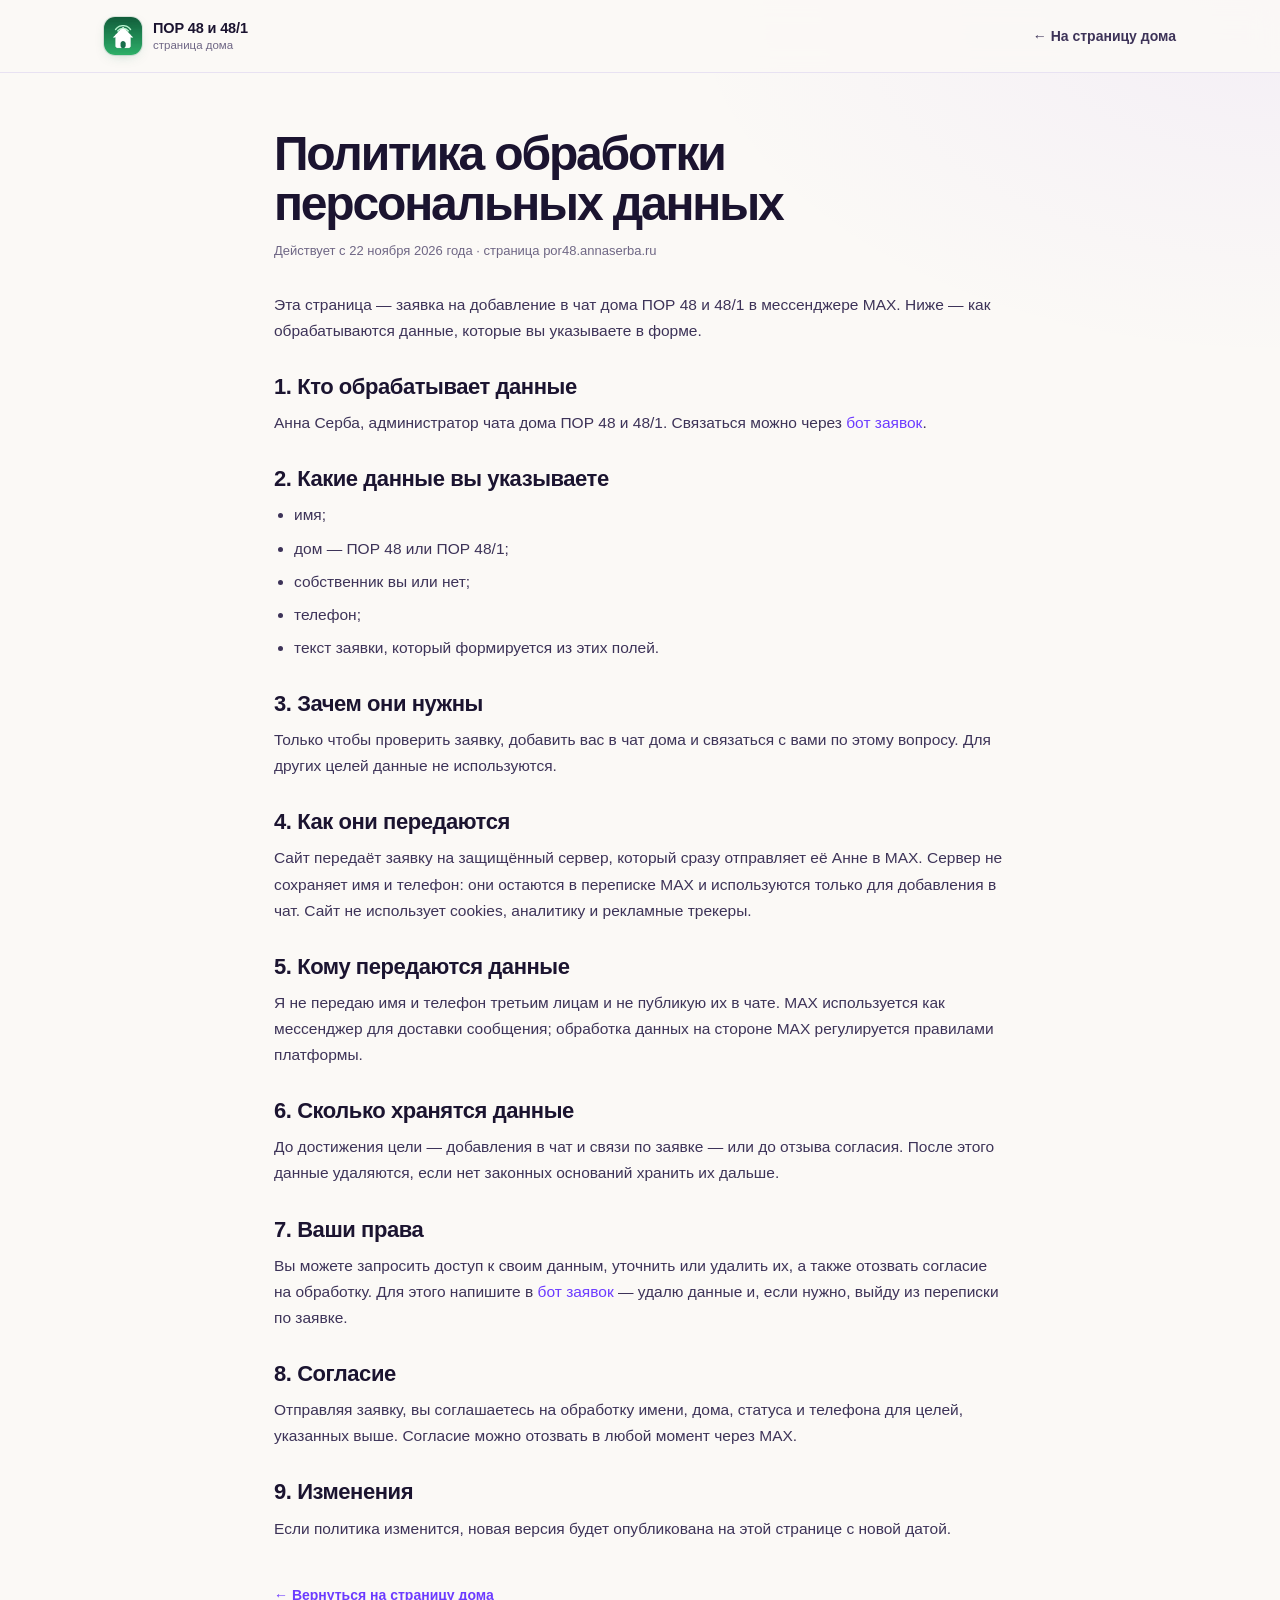
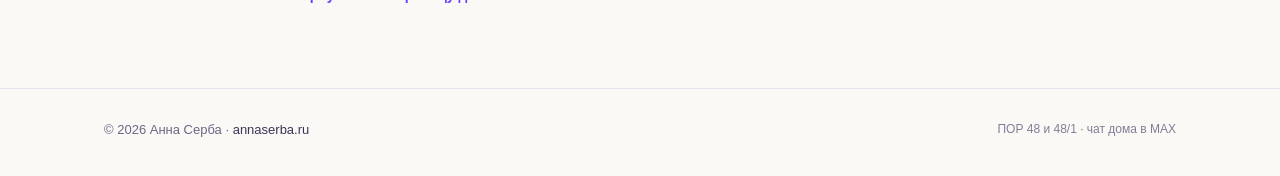
<file: privacy.html>
<!DOCTYPE html>
<html lang="ru">
<head>
<meta charset="utf-8">
<meta name="viewport" content="width=device-width, initial-scale=1">
<title>Политика обработки данных — ПОР 48 и 48/1</title>
<meta name="robots" content="noindex, follow">
<meta name="theme-color" content="#fbf9f6">
<link rel="canonical" href="http://por48.annaserba.ru/privacy.html">
<link rel="icon" href="favicon.svg" type="image/svg+xml">
<link rel="apple-touch-icon" href="avatar.jpg">
<link rel="stylesheet" href="styles.css">
<script src="config.js"></script>
</head>
<body>
<header class="top">
  <div class="shell top__in">
    <a class="brand" href="./">
      <img class="brand__img" src="avatar.jpg" alt="" width="38" height="38">
      <span class="brand__text">
        <b>ПОР 48 и 48/1</b>
        <small>страница дома</small>
      </span>
    </a>
    <a class="top__link" href="./">← На страницу дома</a>
  </div>
</header>

<main class="shell prose">
  <h1>Политика обработки персональных данных</h1>
  <p class="prose__meta">Действует с 22 ноября 2026 года · страница por48.annaserba.ru</p>

  <p>Эта страница — заявка на добавление в чат дома ПОР 48 и 48/1 в мессенджере MAX. Ниже — как обрабатываются данные, которые вы указываете в форме.</p>

  <h2>1. Кто обрабатывает данные</h2>
  <p>Анна Серба, администратор чата дома ПОР 48 и 48/1. Связаться можно через <a data-bot href="https://max.ru/se14972607_1_bot" target="_blank" rel="noopener">бот заявок</a>.</p>

  <h2>2. Какие данные вы указываете</h2>
  <ul>
    <li>имя;</li>
    <li>дом — ПОР 48 или ПОР 48/1;</li>
    <li>собственник вы или нет;</li>
    <li>телефон;</li>
    <li>текст заявки, который формируется из этих полей.</li>
  </ul>

  <h2>3. Зачем они нужны</h2>
  <p>Только чтобы проверить заявку, добавить вас в чат дома и связаться с вами по этому вопросу. Для других целей данные не используются.</p>

  <h2>4. Как они передаются</h2>
  <p>Сайт передаёт заявку на защищённый сервер, который сразу отправляет её Анне в MAX. Сервер не сохраняет имя и телефон: они остаются в переписке MAX и используются только для добавления в чат. Сайт не использует cookies, аналитику и рекламные трекеры.</p>

  <h2>5. Кому передаются данные</h2>
  <p>Я не передаю имя и телефон третьим лицам и не публикую их в чате. MAX используется как мессенджер для доставки сообщения; обработка данных на стороне MAX регулируется правилами платформы.</p>

  <h2>6. Сколько хранятся данные</h2>
  <p>До достижения цели — добавления в чат и связи по заявке — или до отзыва согласия. После этого данные удаляются, если нет законных оснований хранить их дальше.</p>

  <h2>7. Ваши права</h2>
  <p>Вы можете запросить доступ к своим данным, уточнить или удалить их, а также отозвать согласие на обработку. Для этого напишите в <a data-bot href="https://max.ru/se14972607_1_bot" target="_blank" rel="noopener">бот заявок</a> — удалю данные и, если нужно, выйду из переписки по заявке.</p>

  <h2>8. Согласие</h2>
  <p>Отправляя заявку, вы соглашаетесь на обработку имени, дома, статуса и телефона для целей, указанных выше. Согласие можно отозвать в любой момент через MAX.</p>

  <h2>9. Изменения</h2>
  <p>Если политика изменится, новая версия будет опубликована на этой странице с новой датой.</p>

  <a class="prose__back" href="./">← Вернуться на страницу дома</a>
</main>

<footer class="footer">
  <div class="shell footer__in">
    <p>© 2026 Анна Серба · <a href="https://annaserba.ru/">annaserba.ru</a></p>
    <p class="footer__muted">ПОР 48 и 48/1 · чат дома в MAX</p>
  </div>
</footer>
<script>
  (function () {
    var cfg = window.HOUSE_CONFIG || {};
    var bot = cfg.botUrl || 'https://max.ru/se14972607_1_bot';
    Array.prototype.forEach.call(document.querySelectorAll('[data-bot]'), function (a) { a.href = bot; });
  })();
</script>
</body>
</html>
</file>
<file: styles.css>
/* Страница дома ПОР 48 и 48/1 — por48.annaserba.ru */

:root {
  --bg: #fbf9f6;
  --bg-2: #f7f3ff;
  --paper: #ffffff;
  --ink: #1b1430;
  --ink-2: #3d3358;
  --muted: #6f6785;
  --line: #e8e2f2;
  --line-strong: #d8cfea;
  --violet: #6c3bff;
  --violet-deep: #5b2be0;
  --blue: #007aff;
  --cyan: #43d6ff;
  --green: #146c47;
  --red: #d63c5e;
  --grad: linear-gradient(100deg, #43d6ff 0%, #5a8cff 34%, #8f3fff 68%, #c04bff 100%);
  --grad-btn: linear-gradient(135deg, #7c42fa 0%, #5b2be0 55%, #471aff 100%);
  --shadow-sm: 0 1px 2px rgba(35, 20, 70, .05);
  --shadow-md: 0 34px 70px -38px rgba(48, 22, 110, .38);
  --shell: 1120px;
  --r: 18px;
  color-scheme: light;
}

* { box-sizing: border-box; }

[hidden] { display: none !important; }

html { scroll-behavior: smooth; }

body {
  margin: 0;
  background:
    radial-gradient(1000px 600px at 100% 0%, rgba(124, 66, 250, .06), transparent 60%),
    var(--bg);
  color: var(--ink);
  font: 16px/1.62 -apple-system, BlinkMacSystemFont, "Segoe UI", Roboto, "Helvetica Neue", Arial, sans-serif;
  -webkit-font-smoothing: antialiased;
  text-rendering: optimizeLegibility;
}

img { max-width: 100%; display: block; }

a { color: var(--violet); text-decoration: none; }
a:hover { text-decoration: underline; }

button { font: inherit; }

h1, h2, h3, p { margin: 0; }

::selection { background: rgba(124, 66, 250, .18); }

.shell {
  width: 100%;
  max-width: var(--shell);
  margin: 0 auto;
  padding: 0 24px;
}

.skip {
  position: absolute;
  left: 16px;
  top: -60px;
  z-index: 100;
  padding: 10px 16px;
  border: 1px solid var(--line);
  border-radius: 10px;
  background: var(--paper);
  color: var(--ink);
  font-weight: 600;
  box-shadow: var(--shadow-md);
}
.skip:focus { top: 16px; }

/* ---------- Кнопки ---------- */

.btn {
  display: inline-flex;
  align-items: center;
  justify-content: center;
  gap: 8px;
  min-height: 46px;
  padding: 11px 20px;
  border: 1px solid transparent;
  border-radius: 999px;
  font-size: 15px;
  font-weight: 650;
  line-height: 1.2;
  letter-spacing: -.01em;
  text-decoration: none;
  cursor: pointer;
  transition: background .16s ease, border-color .16s ease, color .16s ease, transform .16s ease, box-shadow .16s ease, filter .16s ease;
}
.btn:hover { text-decoration: none; transform: translateY(-1px); }
.btn:active { transform: translateY(0); }

.btn--grad {
  background: var(--grad-btn);
  border-color: transparent;
  color: #fff;
  box-shadow: 0 14px 30px -16px rgba(108, 59, 255, .85), inset 0 1px 0 rgba(255, 255, 255, .22);
}
.btn--grad:hover { filter: brightness(1.07); box-shadow: 0 18px 38px -16px rgba(108, 59, 255, .95), inset 0 1px 0 rgba(255, 255, 255, .25); }

.btn--ghost {
  background: var(--paper);
  border-color: var(--line-strong);
  color: var(--ink);
}
.btn--ghost:hover { border-color: var(--violet); color: var(--violet); }

.btn--sm { min-height: 38px; padding: 8px 14px; font-size: 13.5px; }
.btn--xl { min-height: 56px; padding: 16px 24px; font-size: 17px; }
.btn--block { width: 100%; }

.btn:focus-visible,
.choice:focus-within,
summary:focus-visible,
input:focus-visible,
a:focus-visible {
  outline: 3px solid rgba(108, 59, 255, .28);
  outline-offset: 2px;
}

/* ---------- Шапка ---------- */

.top {
  position: sticky;
  top: 0;
  z-index: 50;
  border-bottom: 1px solid var(--line);
  background: rgba(251, 249, 246, .88);
  backdrop-filter: blur(14px);
}

.top__in {
  display: flex;
  align-items: center;
  justify-content: space-between;
  gap: 20px;
  min-height: 72px;
}

.brand {
  display: inline-flex;
  align-items: center;
  gap: 11px;
  color: var(--ink);
  text-decoration: none;
  flex: 0 0 auto;
}
.brand:hover { text-decoration: none; }
.brand__img {
  width: 38px;
  height: 38px;
  border-radius: 11px;
  box-shadow: 0 0 0 1px rgba(20, 108, 71, .14), 0 4px 14px -6px rgba(20, 108, 71, .35);
}
.brand__text { display: flex; flex-direction: column; line-height: 1.15; }
.brand__text b { font-size: 14.5px; letter-spacing: -.01em; }
.brand__text small { color: var(--muted); font-size: 11.5px; margin-top: 3px; }

.top__actions { display: flex; align-items: center; gap: 20px; }
.top__link {
  color: var(--ink-2);
  font-size: 14px;
  font-weight: 550;
  text-decoration: none;
}
.top__link:hover { color: var(--violet); text-decoration: none; }

/* ---------- Герой ---------- */

.hero {
  position: relative;
  overflow: hidden;
  padding: 54px 0 92px;
  background:
    radial-gradient(900px 520px at 6% 0%, rgba(124, 66, 250, .15), transparent 62%),
    radial-gradient(760px 520px at 100% 12%, rgba(0, 122, 255, .12), transparent 62%),
    linear-gradient(180deg, #fbf9f6 0%, #f8f4ff 72%, #fbf9f6 100%);
}

.hero::before {
  content: "";
  position: absolute;
  inset: 0;
  background-image: radial-gradient(rgba(108, 59, 255, .13) 1px, transparent 1px);
  background-size: 22px 22px;
  mask-image: radial-gradient(700px 480px at 20% 20%, #000, transparent 76%);
  pointer-events: none;
}

.hero__grid {
  position: relative;
  z-index: 1;
  display: grid;
  grid-template-columns: minmax(0, 1fr) 470px;
  gap: 64px;
  align-items: start;
}

.hero__copy { max-width: 610px; padding-top: 26px; }

.eyebrow {
  display: inline-flex;
  align-items: center;
  gap: 8px;
  margin: 0 0 18px;
  color: var(--violet);
  font-size: 12px;
  font-weight: 750;
  letter-spacing: .14em;
  text-transform: uppercase;
}
.dot {
  width: 7px;
  height: 7px;
  border-radius: 50%;
  background: var(--grad);
  box-shadow: 0 0 0 4px rgba(108, 59, 255, .1);
}

h1 {
  margin: 0;
  font-size: clamp(42px, 5.6vw, 66px);
  line-height: 1.0;
  font-weight: 800;
  letter-spacing: -.045em;
  color: var(--ink);
}
h1 em {
  font-style: normal;
  background: var(--grad);
  -webkit-background-clip: text;
  background-clip: text;
  color: transparent;
}

.lead {
  max-width: 560px;
  margin-top: 22px;
  color: var(--muted);
  font-size: 18px;
  line-height: 1.62;
}
.lead--small { margin-top: 12px; font-size: 16.5px; }

.person {
  display: flex;
  align-items: center;
  gap: 12px;
  max-width: 430px;
  margin-top: 28px;
  padding: 12px 14px;
  border: 1px solid var(--line);
  border-radius: 16px;
  background: var(--paper);
  box-shadow: var(--shadow-sm);
}
.person__ava {
  display: grid;
  place-items: center;
  flex: 0 0 auto;
  width: 42px;
  height: 42px;
  border-radius: 50%;
  background: var(--grad);
  color: #fff;
  font-size: 17px;
  font-weight: 750;
  box-shadow: 0 6px 16px -8px rgba(108, 59, 255, .7);
}
.person__text { display: flex; flex-direction: column; line-height: 1.25; min-width: 0; }
.person__text b { font-size: 15px; }
.person__text span { color: var(--muted); font-size: 12.5px; margin-top: 2px; }
.person__link { margin-left: auto; flex: 0 0 auto; font-size: 13px; font-weight: 650; color: var(--violet); }

.trust {
  display: flex;
  flex-wrap: wrap;
  gap: 8px;
  margin: 20px 0 0;
  padding: 0;
  list-style: none;
}
.trust li {
  padding: 7px 11px;
  border: 1px solid var(--line);
  border-radius: 999px;
  background: rgba(255, 255, 255, .7);
  color: var(--muted);
  font-size: 12.5px;
  font-weight: 550;
}
.hero__cta { display: none; margin-top: 18px; }
#join { scroll-margin-top: 94px; }
@media (max-width: 1060px) { .hero__cta { display: inline-flex; } }

/* ---------- Форма ---------- */

.form-card {
  position: relative;
  padding: 30px;
  border: 1px solid var(--line);
  border-radius: 26px;
  background: var(--paper);
  box-shadow: var(--shadow-md);
}
.form-card::before {
  content: "";
  position: absolute;
  top: 0;
  left: 26px;
  right: 26px;
  height: 3px;
  border-radius: 0 0 4px 4px;
  background: var(--grad);
}

.kicker {
  display: inline-flex;
  align-items: center;
  gap: 9px;
  margin: 0 0 12px;
  color: var(--violet);
  font-size: 11.5px;
  font-weight: 750;
  letter-spacing: .14em;
  text-transform: uppercase;
}
.kicker::before {
  content: "";
  width: 18px;
  height: 2px;
  border-radius: 2px;
  background: var(--grad);
}

.form-card__head h2 {
  margin: 0;
  font-size: 30px;
  line-height: 1.1;
  font-weight: 780;
  letter-spacing: -.035em;
}
.form-card__lead { margin-top: 7px; color: var(--muted); font-size: 14px; line-height: 1.5; }

.form { display: grid; gap: 16px; margin-top: 22px; }

.field { display: flex; flex-direction: column; gap: 7px; min-width: 0; }
fieldset.field { margin: 0; padding: 0; border: 0; }

.field__label {
  color: var(--ink-2);
  font-size: 13px;
  font-weight: 650;
  letter-spacing: -.005em;
}

.input {
  width: 100%;
  height: 50px;
  padding: 0 14px;
  border: 1px solid var(--line-strong);
  border-radius: 12px;
  background: #fbfaff;
  color: var(--ink);
  font: inherit;
  font-size: 16px;
  transition: border-color .15s ease, box-shadow .15s ease, background .15s ease;
}
.input::placeholder { color: #a69db9; }
.input:hover { border-color: #c9bde1; }
.input:focus {
  outline: none;
  border-color: var(--violet);
  background: #fff;
  box-shadow: 0 0 0 3px rgba(108, 59, 255, .12);
}

.choices { display: grid; grid-template-columns: 1fr 1fr; gap: 8px; }

.choice {
  position: relative;
  display: flex;
  align-items: center;
  gap: 8px;
  min-height: 46px;
  padding: 10px 12px;
  border: 1px solid var(--line-strong);
  border-radius: 12px;
  background: #fbfaff;
  color: var(--ink-2);
  font-size: 13.5px;
  font-weight: 550;
  line-height: 1.25;
  cursor: pointer;
  transition: border-color .15s ease, background .15s ease, box-shadow .15s ease;
}
.choice:hover { border-color: #c9bde1; }
.choice input {
  position: absolute;
  width: 1px;
  height: 1px;
  margin: -1px;
  padding: 0;
  overflow: hidden;
  clip: rect(0 0 0 0);
  white-space: nowrap;
  border: 0;
}
.choice__dot {
  flex: 0 0 auto;
  width: 16px;
  height: 16px;
  border: 1.5px solid #c9bde1;
  border-radius: 50%;
  background: #fff;
  transition: border-color .15s ease, background .15s ease, box-shadow .15s ease;
}
.choice:has(input:checked),
.choice.is-checked {
  border-color: var(--violet);
  background: #f4efff;
  color: var(--ink);
  box-shadow: 0 0 0 3px rgba(108, 59, 255, .08);
}
.choice:has(input:checked) .choice__dot,
.choice.is-checked .choice__dot {
  border-color: var(--violet);
  background: var(--violet);
  box-shadow: inset 0 0 0 3px #fff;
}

.field__hint { color: var(--muted); font-size: 11.5px; line-height: 1.4; }
.field__error {
  display: none;
  color: var(--red);
  font-size: 12px;
  line-height: 1.4;
}
.field.has-error .field__error { display: block; }
.field.has-error .input,
.field.has-error .choice { border-color: var(--red); }
.field.has-error .input:focus { box-shadow: 0 0 0 3px rgba(214, 60, 94, .12); }
.consent.has-error .field__error { display: block; }
.consent.has-error .consent__check { color: var(--red); }

.consent { display: flex; flex-wrap: wrap; align-items: center; gap: 6px 10px; }
.consent__check {
  display: inline-flex;
  align-items: flex-start;
  gap: 9px;
  color: var(--ink-2);
  font-size: 12.5px;
  line-height: 1.45;
  cursor: pointer;
}
.consent__check input {
  flex: 0 0 auto;
  width: 17px;
  height: 17px;
  margin: 2px 0 0;
  accent-color: var(--violet);
  cursor: pointer;
}
.consent__link { font-size: 12px; color: var(--violet); text-decoration: underline; text-decoration-color: rgba(108, 59, 255, .35); }
.consent .field__error { flex-basis: 100%; }

.form .btn--xl { margin-top: 2px; }
.form__note { color: var(--muted); font-size: 11.5px; line-height: 1.45; text-align: center; }
.form__error {
  padding: 10px 12px;
  border: 1px solid rgba(214, 60, 94, .28);
  border-radius: 10px;
  background: rgba(214, 60, 94, .06);
  color: var(--red);
  font-size: 13px;
  line-height: 1.45;
}
.btn[disabled] { opacity: .65; cursor: wait; transform: none; }

/* Успех */
.success { padding: 6px 0 2px; text-align: center; }
.success__icon {
  display: grid;
  place-items: center;
  width: 54px;
  height: 54px;
  margin: 0 auto 14px;
  border-radius: 50%;
  background: #e6f7ee;
  color: var(--green);
}
.success__icon svg { width: 25px; height: 25px; }
.success h2 { margin: 0; font-size: 26px; letter-spacing: -.03em; outline: none; }
.success > p { max-width: 380px; margin: 9px auto 0; color: var(--muted); font-size: 13.5px; line-height: 1.55; }
.success__actions { display: grid; gap: 8px; margin-top: 18px; }
.success__message {
  margin: 18px 0 0;
  padding: 14px;
  border: 1px solid var(--line);
  border-radius: 12px;
  background: #fbfaff;
  color: var(--ink-2);
  font: 12px/1.55 ui-monospace, SFMono-Regular, Menlo, Consolas, monospace;
  text-align: left;
  white-space: pre-wrap;
  word-break: break-word;
  max-height: 210px;
  overflow: auto;
}
.link {
  margin-top: 16px;
  padding: 0;
  border: 0;
  background: none;
  color: var(--violet);
  font: inherit;
  font-size: 13px;
  font-weight: 600;
  text-decoration: underline;
  text-decoration-color: rgba(108, 59, 255, .3);
  cursor: pointer;
}

/* ---------- Секции ---------- */

.section { padding: 78px 0; }

.sec-head { max-width: 700px; margin-bottom: 36px; }
.sec-head h2 { margin-bottom: 12px; }
.sec-head__lead { max-width: 560px; color: var(--muted); font-size: 16.5px; }

h2 {
  font-size: clamp(30px, 4vw, 44px);
  line-height: 1.07;
  font-weight: 780;
  letter-spacing: -.04em;
  color: var(--ink);
  text-wrap: balance;
}

.grid4 {
  display: grid;
  grid-template-columns: repeat(4, 1fr);
  gap: 14px;
}
.card {
  padding: 22px 20px 24px;
  border: 1px solid var(--line);
  border-radius: var(--r);
  background: var(--paper);
  box-shadow: var(--shadow-sm);
  transition: border-color .2s ease, transform .2s ease, box-shadow .2s ease;
}
.card:hover { border-color: #d2c5ec; transform: translateY(-2px); box-shadow: 0 18px 36px -24px rgba(48, 22, 110, .28); }
.card__ico {
  display: grid;
  place-items: center;
  width: 42px;
  height: 42px;
  margin-bottom: 15px;
  border: 1px solid rgba(108, 59, 255, .18);
  border-radius: 13px;
  background: #f4efff;
  color: var(--violet);
}
.card__ico svg { width: 21px; height: 21px; }
.card h3 { margin-bottom: 7px; font-size: 17px; font-weight: 700; letter-spacing: -.02em; }
.card p { color: var(--muted); font-size: 14px; line-height: 1.55; }

.bot-banner {
  display: flex;
  align-items: center;
  gap: 13px;
  margin-top: 16px;
  padding: 14px 18px;
  border: 1px solid var(--line);
  border-radius: 16px;
  background: var(--paper);
  box-shadow: var(--shadow-sm);
}
.bot-banner img { flex: 0 0 auto; width: 42px; height: 42px; border-radius: 11px; }
.bot-banner__text { display: flex; flex-direction: column; min-width: 0; }
.bot-banner__text b { color: var(--ink); font-size: 14.5px; }
.bot-banner__text span { color: var(--muted); font-size: 13px; line-height: 1.45; }
.bot-banner .btn { flex: 0 0 auto; margin-left: auto; }

/* Шаги */
.section--steps {
  background: linear-gradient(180deg, #f5f0ff 0%, #fbf9f6 100%);
  border-top: 1px solid var(--line);
  border-bottom: 1px solid var(--line);
}
.steps {
  display: grid;
  grid-template-columns: repeat(3, 1fr);
  gap: 18px;
  margin: 0;
  padding: 0;
  list-style: none;
  counter-reset: step;
}
.steps li {
  padding: 24px 22px;
  border: 1px solid var(--line);
  border-radius: var(--r);
  background: rgba(255, 255, 255, .8);
}
.steps__num {
  display: grid;
  place-items: center;
  width: 34px;
  height: 34px;
  margin-bottom: 14px;
  border-radius: 50%;
  background: var(--grad);
  color: #fff;
  font-size: 14px;
  font-weight: 750;
  box-shadow: 0 8px 18px -8px rgba(108, 59, 255, .6);
}
.steps h3 { margin-bottom: 7px; font-size: 17px; }
.steps p { color: var(--muted); font-size: 14px; line-height: 1.55; }

/* Правила */
.rules {
  display: grid;
  grid-template-columns: .85fr 1.15fr;
  gap: 48px;
  padding: 36px;
  border: 1px solid var(--line);
  border-radius: 24px;
  background:
    radial-gradient(500px 300px at 100% 0%, rgba(124, 66, 250, .08), transparent 65%),
    var(--paper);
  box-shadow: var(--shadow-sm);
}
.rules__head h2 { margin-bottom: 12px; }
.rules__head > p { color: var(--muted); font-size: 15px; max-width: 360px; }
.rules__list { margin: 0; padding: 0; list-style: none; display: grid; gap: 0; align-content: start; }
.rules__list li {
  padding: 14px 0;
  border-bottom: 1px solid var(--line);
  color: var(--muted);
  font-size: 14.5px;
  line-height: 1.55;
}
.rules__list li:first-child { padding-top: 0; }
.rules__list li:last-child { border-bottom: 0; padding-bottom: 0; }
.rules__list b { color: var(--ink); font-weight: 650; }

/* FAQ */
.section--faq { background: var(--paper); border-top: 1px solid var(--line); border-bottom: 1px solid var(--line); }
.faq { display: grid; grid-template-columns: .72fr 1.28fr; gap: 56px; align-items: start; }
.faq__head { position: sticky; top: 100px; }
.faq__head h2 { margin-bottom: 12px; }
.faq__head .btn { margin-top: 20px; }
.faq__list { border-top: 1px solid var(--line); }
details { border-bottom: 1px solid var(--line); }
summary {
  display: flex;
  align-items: center;
  justify-content: space-between;
  gap: 20px;
  padding: 19px 0;
  font-size: 16px;
  font-weight: 650;
  letter-spacing: -.01em;
  color: var(--ink);
  cursor: pointer;
  list-style: none;
}
summary::-webkit-details-marker { display: none; }
summary:hover { color: var(--violet); }
.faq__plus {
  position: relative;
  flex: 0 0 auto;
  width: 22px;
  height: 22px;
  border: 1px solid var(--line-strong);
  border-radius: 50%;
  transition: transform .2s ease, background .2s ease, border-color .2s ease;
}
.faq__plus::before,
.faq__plus::after {
  content: "";
  position: absolute;
  left: 50%;
  top: 50%;
  width: 9px;
  height: 1.5px;
  border-radius: 2px;
  background: currentColor;
  transform: translate(-50%, -50%);
}
.faq__plus::after { transform: translate(-50%, -50%) rotate(90deg); }
details[open] .faq__plus {
  transform: rotate(45deg);
  border-color: var(--violet);
  background: #f4efff;
  color: var(--violet);
}
details p { max-width: 620px; padding: 0 0 19px; color: var(--muted); font-size: 14.5px; line-height: 1.62; }

/* Политика внизу */
.section--privacy { padding-top: 0; }
.privacy {
  border: 1px solid var(--line);
  border-radius: 18px;
  background: var(--paper);
  padding: 0 22px;
}
.privacy summary { font-size: 15px; }
.privacy__body { padding: 0 0 20px; }
.privacy__body p { color: var(--muted); font-size: 13.5px; line-height: 1.62; margin-bottom: 10px; }
.privacy__body p:last-child { margin-bottom: 0; }

/* Подвал */
.footer { padding: 30px 0 36px; border-top: 1px solid var(--line); background: var(--bg); }
.footer__in {
  display: flex;
  align-items: center;
  justify-content: space-between;
  gap: 16px;
  color: var(--muted);
  font-size: 13px;
}
.footer a { color: var(--ink-2); }
.footer__muted { font-size: 12px; opacity: .85; }

/* Тост */
.toast {
  position: fixed;
  left: 50%;
  bottom: 24px;
  z-index: 100;
  max-width: calc(100vw - 32px);
  padding: 11px 18px;
  border-radius: 999px;
  background: var(--ink);
  color: #fff;
  font-size: 13.5px;
  font-weight: 550;
  box-shadow: 0 18px 40px -18px rgba(27, 20, 48, .6);
  opacity: 0;
  pointer-events: none;
  transform: translate(-50%, 8px);
  transition: opacity .2s ease, transform .2s ease;
}
.toast.is-visible { opacity: 1; transform: translate(-50%, 0); }

/* ---------- Адаптив ---------- */

@media (max-width: 1060px) {
  .hero__grid { grid-template-columns: 1fr; gap: 40px; }
  .hero__copy { max-width: 680px; padding-top: 6px; }
  .hero__form { max-width: 560px; }
  .grid4 { grid-template-columns: 1fr 1fr; }
  .rules { grid-template-columns: 1fr; gap: 24px; }
  .faq { grid-template-columns: 1fr; gap: 28px; }
  .faq__head { position: static; }
}

@media (max-width: 760px) {
  .top__link { display: none; }
  .top__in { min-height: 64px; }
  .hero { padding: 36px 0 64px; }
  .section { padding: 60px 0; }
  .steps { grid-template-columns: 1fr; }
  .rules { padding: 26px 22px; }
  .footer__in { flex-direction: column; align-items: flex-start; gap: 5px; }
}

@media (max-width: 560px) {
  .shell { padding: 0 18px; }
  .brand__img { width: 34px; height: 34px; }
  .brand__text b { font-size: 13.5px; }
  .top .btn--sm { padding: 8px 12px; font-size: 12.5px; }
  h1 { font-size: clamp(40px, 11.5vw, 54px); }
  .lead { font-size: 16.5px; }
  .lead--small { font-size: 15.5px; }
  .person { max-width: none; }
  .person__link { font-size: 12.5px; }
  .form-card { padding: 22px 18px; border-radius: 22px; }
  .form-card::before { left: 18px; right: 18px; }
  .form-card__head h2 { font-size: 26px; }
  .grid4 { grid-template-columns: 1fr; }
  .section--privacy { padding-top: 0; }
  .bot-banner { flex-wrap: wrap; }
  .bot-banner .btn { width: 100%; margin-left: 0; }
  .footer { padding-bottom: 30px; }
}

@media (max-width: 480px) {
  .choices { grid-template-columns: 1fr; }
}

@media (prefers-reduced-motion: reduce) {
  html { scroll-behavior: auto; }
  *, *::before, *::after { animation-duration: .001ms !important; animation-iteration-count: 1 !important; transition-duration: .001ms !important; }
}

/* ---------- Страница политики ---------- */

.prose { max-width: 780px; padding-top: 56px; padding-bottom: 80px; }
.prose h1 { font-size: clamp(34px, 4.6vw, 48px); line-height: 1.05; margin-bottom: 10px; }
.prose .prose__meta { color: var(--muted); font-size: 13px; margin-bottom: 30px; }
.prose h2 { font-size: 22px; line-height: 1.2; letter-spacing: -.02em; margin: 30px 0 10px; }
.prose p, .prose li { color: var(--ink-2); font-size: 15.5px; line-height: 1.68; }
.prose p { margin-bottom: 12px; }
.prose ul { margin: 0 0 14px; padding-left: 20px; }
.prose li { margin-bottom: 7px; }
.prose__back { display: inline-block; margin-top: 30px; font-size: 14px; font-weight: 600; }
</file>
